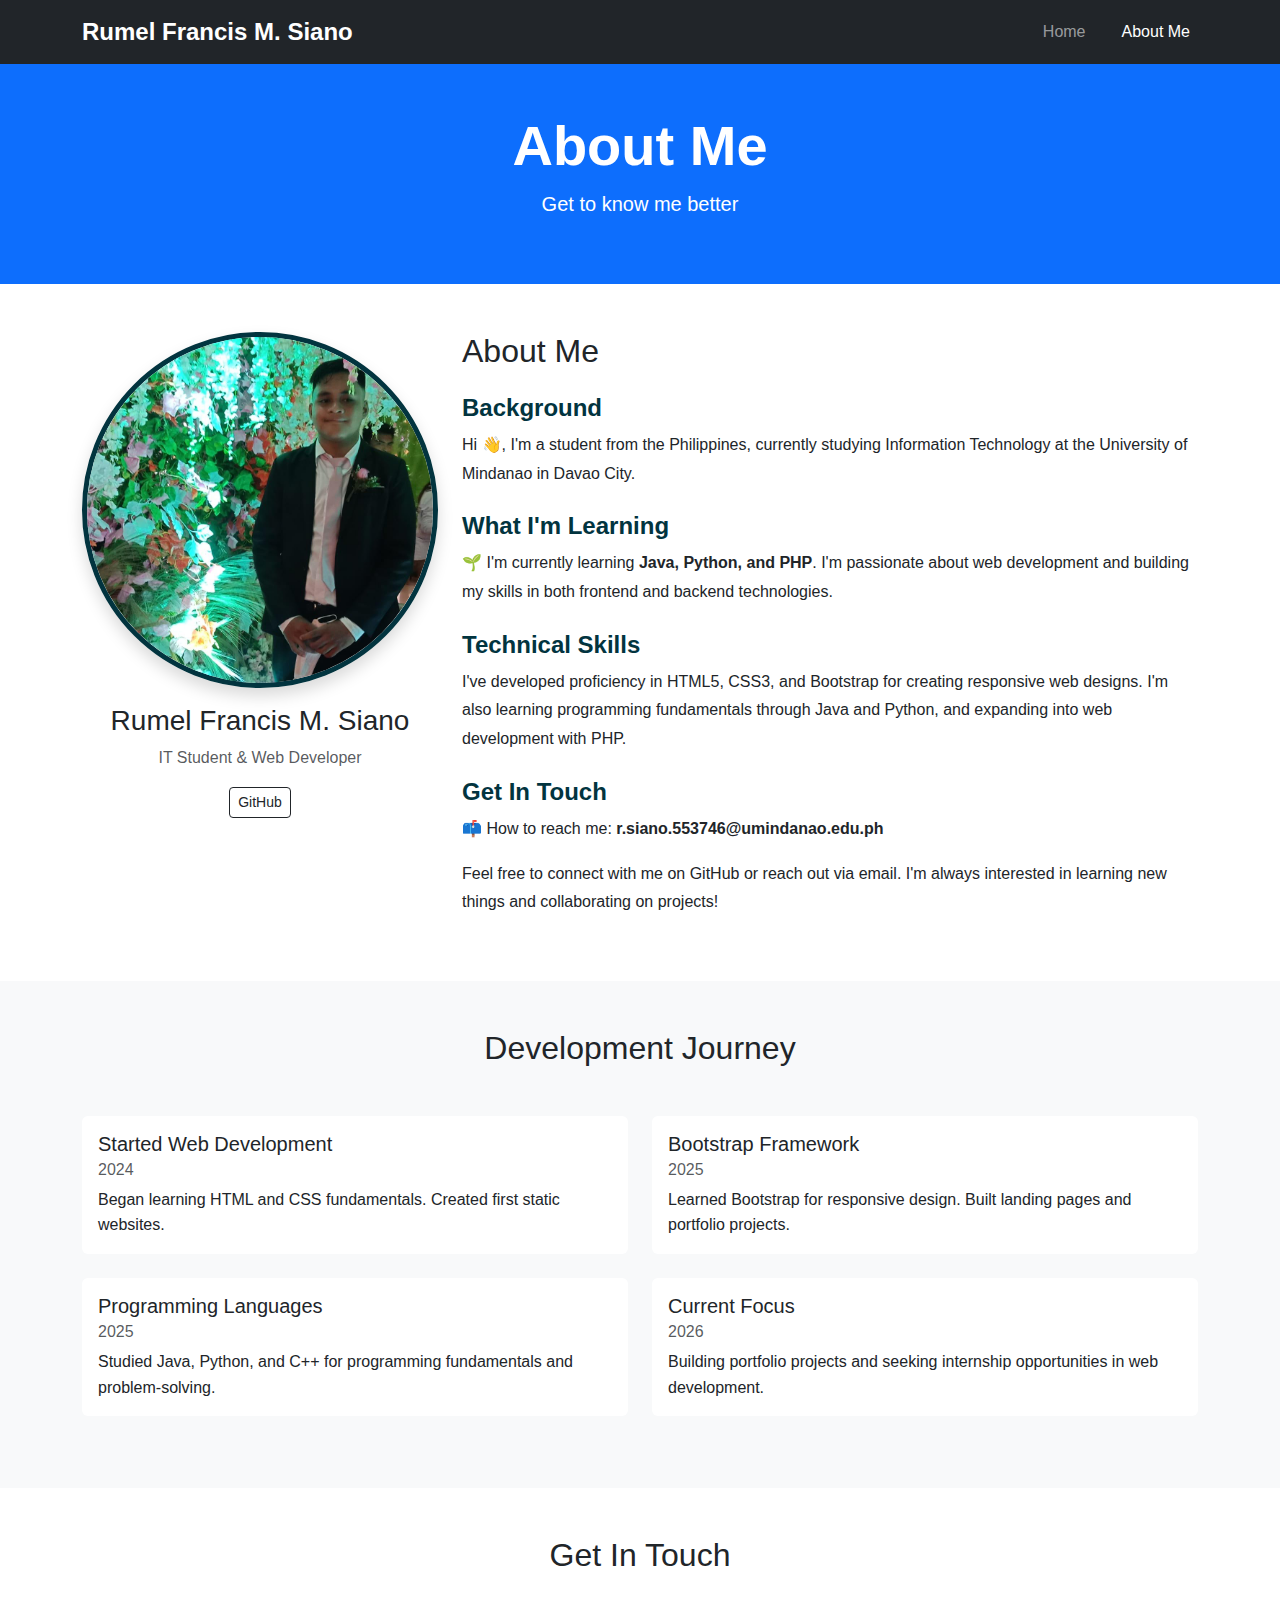
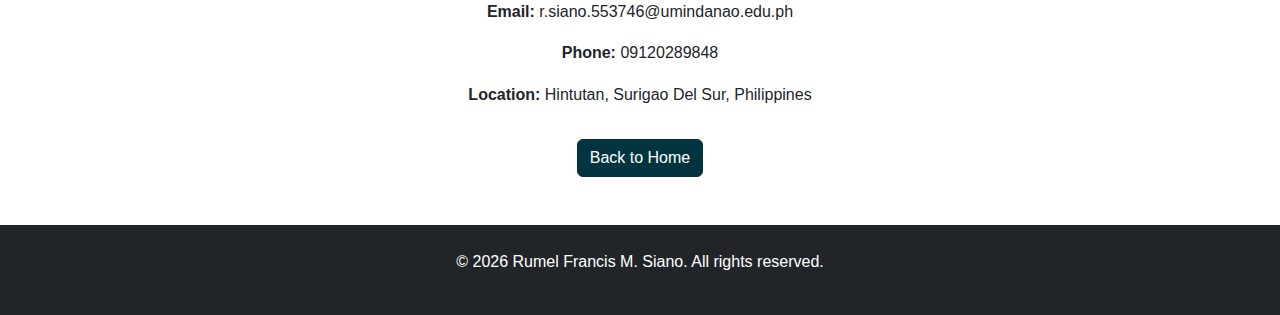
<file: about.html>
<!DOCTYPE html>
<html lang="en">
<head>
    <meta charset="UTF-8">
    <meta name="viewport" content="width=device-width, initial-scale=1.0">
    <title>About Me - My Portfolio</title>
    <!-- Bootstrap CSS -->
    <link href="https://cdn.jsdelivr.net/npm/bootstrap@5.3.0/dist/css/bootstrap.min.css" rel="stylesheet">
    <!-- Custom CSS -->
    <link rel="stylesheet" href="style.css">
</head>
<body>
    <!-- Navigation Bar -->
    <nav class="navbar navbar-expand-lg navbar-dark bg-dark">
        <div class="container">
            <a class="navbar-brand" href="index.html">Rumel Francis M. Siano</a>
            <button class="navbar-toggler" type="button" data-bs-toggle="collapse" data-bs-target="#navbarNav">
                <span class="navbar-toggler-icon"></span>
            </button>
            <div class="collapse navbar-collapse" id="navbarNav">
                <ul class="navbar-nav ms-auto">
                    <li class="nav-item">
                        <a class="nav-link" href="index.html">Home</a>
                    </li>
                    <li class="nav-item">
                        <a class="nav-link active" href="about.html">About Me</a>
                    </li>
                </ul>
            </div>
        </div>
    </nav>

    <!-- About Me Header -->
    <section class="py-5 bg-primary text-white">
        <div class="container text-center">
            <h1 class="display-4 fw-bold">About Me</h1>
            <p class="lead">Get to know me better</p>
        </div>
    </section>

    <!-- Biography Section -->
    <section class="py-5">
        <div class="container">
            <div class="row">
                <div class="col-md-4 text-center mb-4">
                    <img src="prof-pic.jpg" alt="Profile Picture" class="img-fluid rounded-circle shadow mb-3">
                    <h3>Rumel Francis M. Siano</h3>
                    <p class="text-muted">IT Student & Web Developer</p>
                    <div class="mb-3">
                        <a href="https://github.com/RumelSiano" target="_blank" class="btn btn-sm btn-outline-dark">GitHub</a>
                    </div>
                </div>
                <div class="col-md-8">
                    <h2 class="mb-4">About Me</h2>
                    <div class="biography-content">
                        <h4>Background</h4>
                        <p>Hi 👋, I'm a student from the Philippines, currently studying Information Technology at the University of Mindanao in Davao City.</p>
                        
                        <h4 class="mt-4">What I'm Learning</h4>
                        <p>🌱 I'm currently learning <strong>Java, Python, and PHP</strong>. I'm passionate about web development and building my skills in both frontend and backend technologies.</p>
                        
                        <h4 class="mt-4">Technical Skills</h4>
                        <p>I've developed proficiency in HTML5, CSS3, and Bootstrap for creating responsive web designs. I'm also learning programming fundamentals through Java and Python, and expanding into web development with PHP.</p>
                        
                        <h4 class="mt-4">Get In Touch</h4>
                        <p>📫 How to reach me: <strong>r.siano.553746@umindanao.edu.ph</strong></p>
                        <p>Feel free to connect with me on GitHub or reach out via email. I'm always interested in learning new things and collaborating on projects!</p>
                    </div>
                </div>
            </div>
        </div>
    </section>

    <!-- Development Journey Timeline -->
    <section class="py-5 bg-light">
        <div class="container">
            <h2 class="text-center mb-5">Development Journey</h2>
            <div class="row">
                <div class="col-md-6 mb-4">
                    <div class="card h-100">
                        <div class="card-body">
                            <h5 class="card-title">Started Web Development</h5>
                            <h6 class="card-subtitle mb-2 text-muted">2024</h6>
                            <p class="card-text">Began learning HTML and CSS fundamentals. Created first static websites.</p>
                        </div>
                    </div>
                </div>
                <div class="col-md-6 mb-4">
                    <div class="card h-100">
                        <div class="card-body">
                            <h5 class="card-title">Bootstrap Framework</h5>
                            <h6 class="card-subtitle mb-2 text-muted">2025</h6>
                            <p class="card-text">Learned Bootstrap for responsive design. Built landing pages and portfolio projects.</p>
                        </div>
                    </div>
                </div>
                <div class="col-md-6 mb-4">
                    <div class="card h-100">
                        <div class="card-body">
                            <h5 class="card-title">Programming Languages</h5>
                            <h6 class="card-subtitle mb-2 text-muted">2025</h6>
                            <p class="card-text">Studied Java, Python, and C++ for programming fundamentals and problem-solving.</p>
                        </div>
                    </div>
                </div>
                <div class="col-md-6 mb-4">
                    <div class="card h-100">
                        <div class="card-body">
                            <h5 class="card-title">Current Focus</h5>
                            <h6 class="card-subtitle mb-2 text-muted">2026</h6>
                            <p class="card-text">Building portfolio projects and seeking internship opportunities in web development.</p>
                        </div>
                    </div>
                </div>
            </div>
        </div>
    </section>

    <!-- Contact Information -->
    <section class="py-5">
        <div class="container">
            <h2 class="text-center mb-4">Get In Touch</h2>
            <div class="row justify-content-center">
                <div class="col-md-6 text-center">
                    <p><strong>Email:</strong> r.siano.553746@umindanao.edu.ph</p>
                    <p><strong>Phone:</strong> 09120289848</p>
                    <p><strong>Location:</strong> Hintutan, Surigao Del Sur, Philippines</p>
                    <a href="index.html" class="btn btn-primary mt-3">Back to Home</a>
                </div>
            </div>
        </div>
    </section>

    <!-- Footer -->
    <footer class="bg-dark text-white text-center py-4">
        <div class="container">
            <p>&copy; 2026 Rumel Francis M. Siano. All rights reserved.</p>
        </div>
    </footer>

    <!-- Bootstrap JS -->
    <script src="https://cdn.jsdelivr.net/npm/bootstrap@5.3.0/dist/js/bootstrap.bundle.min.js"></script>
</body>
</html>
</file>
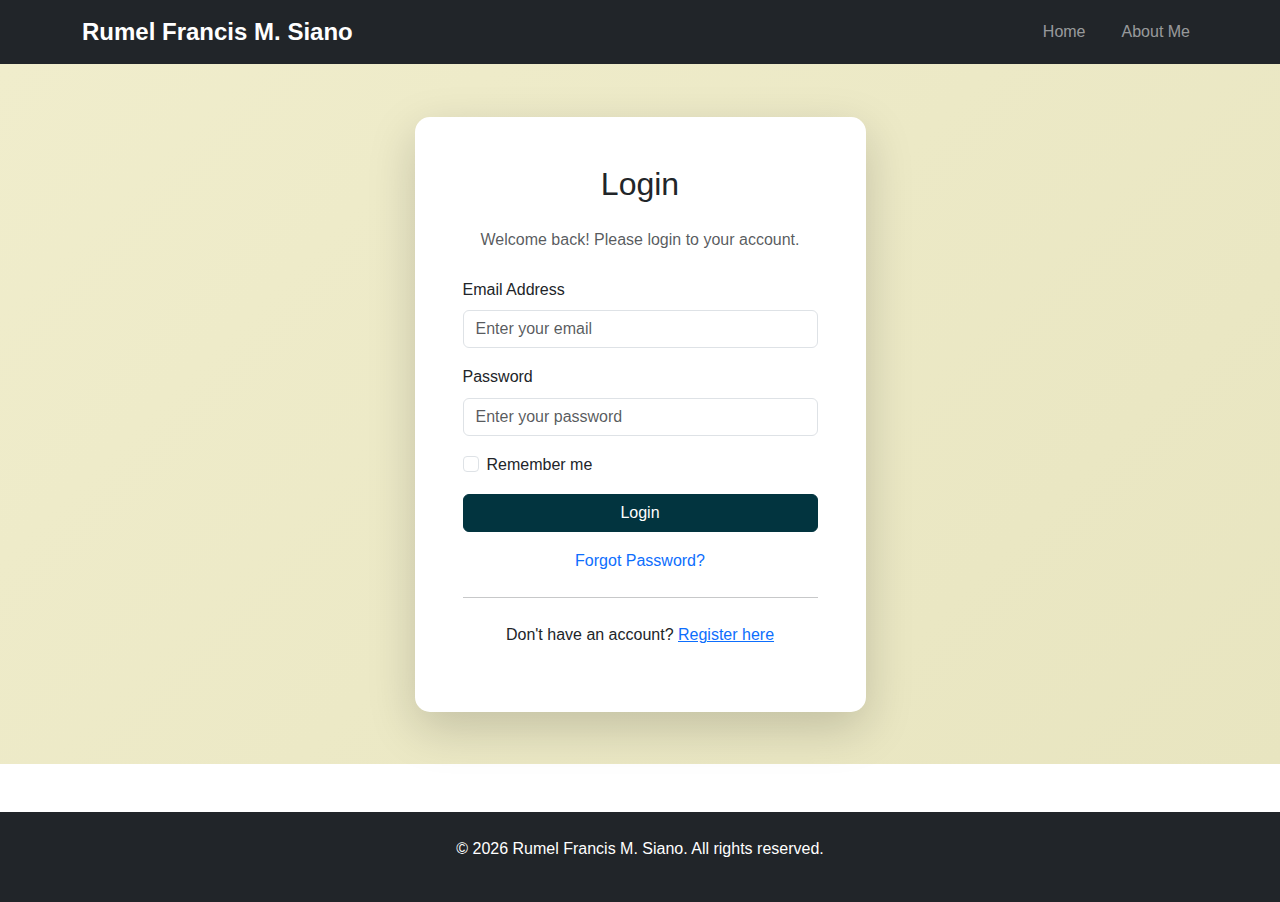
<file: login.html>
<!DOCTYPE html>
<html lang="en">
<head>
    <meta charset="UTF-8">
    <meta name="viewport" content="width=device-width, initial-scale=1.0">
    <title>Login - My Portfolio</title>
    <!-- Bootstrap CSS -->
    <link href="https://cdn.jsdelivr.net/npm/bootstrap@5.3.0/dist/css/bootstrap.min.css" rel="stylesheet">
    <!-- Custom CSS -->
    <link rel="stylesheet" href="style.css">
</head>
<body>
    <!-- Navigation Bar -->
    <nav class="navbar navbar-expand-lg navbar-dark bg-dark">
        <div class="container">
            <a class="navbar-brand" href="index.html">Rumel Francis M. Siano</a>
            <button class="navbar-toggler" type="button" data-bs-toggle="collapse" data-bs-target="#navbarNav">
                <span class="navbar-toggler-icon"></span>
            </button>
            <div class="collapse navbar-collapse" id="navbarNav">
                <ul class="navbar-nav ms-auto">
                    <li class="nav-item">
                        <a class="nav-link" href="index.html">Home</a>
                    </li>
                    <li class="nav-item">
                        <a class="nav-link" href="about.html">About Me</a>
                    </li>
                </ul>
            </div>
        </div>
    </nav>

    <!-- Login Form Section -->
    <section class="login-section">
        <div class="container">
            <div class="row justify-content-center">
                <div class="col-md-5">
                    <div class="card shadow-lg">
                        <div class="card-body p-5">
                            <h2 class="card-title text-center mb-4">Login</h2>
                            <p class="text-center text-muted mb-4">Welcome back! Please login to your account.</p>
                            
                            <form action="index.html" method="get">
                                <div class="mb-3">
                                    <label for="loginEmail" class="form-label">Email Address</label>
                                    <input type="email" class="form-control" id="loginEmail" placeholder="Enter your email" required>
                                </div>
                                <div class="mb-3">
                                    <label for="loginPassword" class="form-label">Password</label>
                                    <input type="password" class="form-control" id="loginPassword" placeholder="Enter your password" required>
                                </div>
                                <div class="mb-3 form-check">
                                    <input type="checkbox" class="form-check-input" id="rememberMe">
                                    <label class="form-check-label" for="rememberMe">Remember me</label>
                                </div>
                                <button type="submit" class="btn btn-primary w-100 mb-3">Login</button>
                                <div class="text-center">
                                    <a href="#" class="text-decoration-none">Forgot Password?</a>
                                </div>
                                <hr class="my-4">
                                <div class="text-center">
                                    <p>Don't have an account? <a href="index.html#register">Register here</a></p>
                                </div>
                            </form>
                        </div>
                    </div>
                </div>
            </div>
        </div>
    </section>

    <!-- Footer -->
    <footer class="bg-dark text-white text-center py-4 mt-5">
        <div class="container">
            <p>&copy; 2026 Rumel Francis M. Siano. All rights reserved.</p>
        </div>
    </footer>

    <!-- Bootstrap JS -->
    <script src="https://cdn.jsdelivr.net/npm/bootstrap@5.3.0/dist/js/bootstrap.bundle.min.js"></script>
</body>
</html>
</file>
<file: style.css>
/* Global Styles */
* {
    margin: 0;
    padding: 0;
    box-sizing: border-box;
}

body {
    font-family: 'Segoe UI', Tahoma, Geneva, Verdana, sans-serif;
    line-height: 1.6;
}

/* Hero Section */
.hero-section {
    background: linear-gradient(135deg, #02343F 0%, #024d5a 100%);
    color: #F0EDCC;
    padding: 100px 0;
    min-height: 500px;
    display: flex;
    align-items: center;
    justify-content: center;
}

/* Card Hover Effects */
.card {
    border: none;
}

.card:hover {
    box-shadow: 0 10px 20px rgba(0, 0, 0, 0.2);
}

/* Navbar Styles */
.navbar-brand {
    font-weight: bold;
    font-size: 1.5rem;
}

.nav-link {
    font-weight: 500;
    margin-left: 20px;
}

.nav-link:hover {
    color: #F0EDCC !important;
}

/* Login Section */
.login-section {
    min-height: calc(100vh - 200px);
    display: flex;
    align-items: center;
    justify-content: center;
    padding: 50px 0;
    background: linear-gradient(135deg, #F0EDCC 0%, #e8e5c0 100%);
}

.login-section .card {
    border: none;
    border-radius: 15px;
}

/* Form Styles */
.form-control:focus {
    border-color: #02343F;
    box-shadow: 0 0 0 0.2rem rgba(2, 52, 63, 0.25);
}

.btn-primary {
    background-color: #02343F;
    border-color: #02343F;
}

.btn-primary:hover {
    background-color: #01252e;
    border-color: #01252e;
    box-shadow: 0 5px 15px rgba(2, 52, 63, 0.4);
}

.btn-outline-primary {
    color: #02343F;
    border-color: #02343F;
}

.btn-outline-primary:hover {
    background-color: #02343F;
    border-color: #02343F;
}

/* Footer */
footer {
    margin-top: auto;
}

/* Image Styles */
img {
    max-width: 100%;
    height: auto;
}

.rounded-circle {
    border: 5px solid #02343F;
}

/* Biography Content */
.biography-content {
    line-height: 1.8;
}

.biography-content h4 {
    color: #02343F;
    margin-top: 20px;
    font-weight: 600;
}

/* Responsive Design */
@media (max-width: 768px) {
    .hero-section {
        padding: 60px 0;
        min-height: 400px;
    }
    
    .hero-section h1 {
        font-size: 2rem;
    }
    
    .nav-link {
        margin-left: 0;
        margin-top: 10px;
    }
}

/* Section Spacing */
section {
    position: relative;
}

.py-5 {
    padding-top: 3rem !important;
    padding-bottom: 3rem !important;
}

/* Shadow Effects */
.shadow {
    box-shadow: 0 0.5rem 1rem rgba(0, 0, 0, 0.15) !important;
}

.shadow-lg {
    box-shadow: 0 1rem 3rem rgba(0, 0, 0, 0.175) !important;
}
</file>
